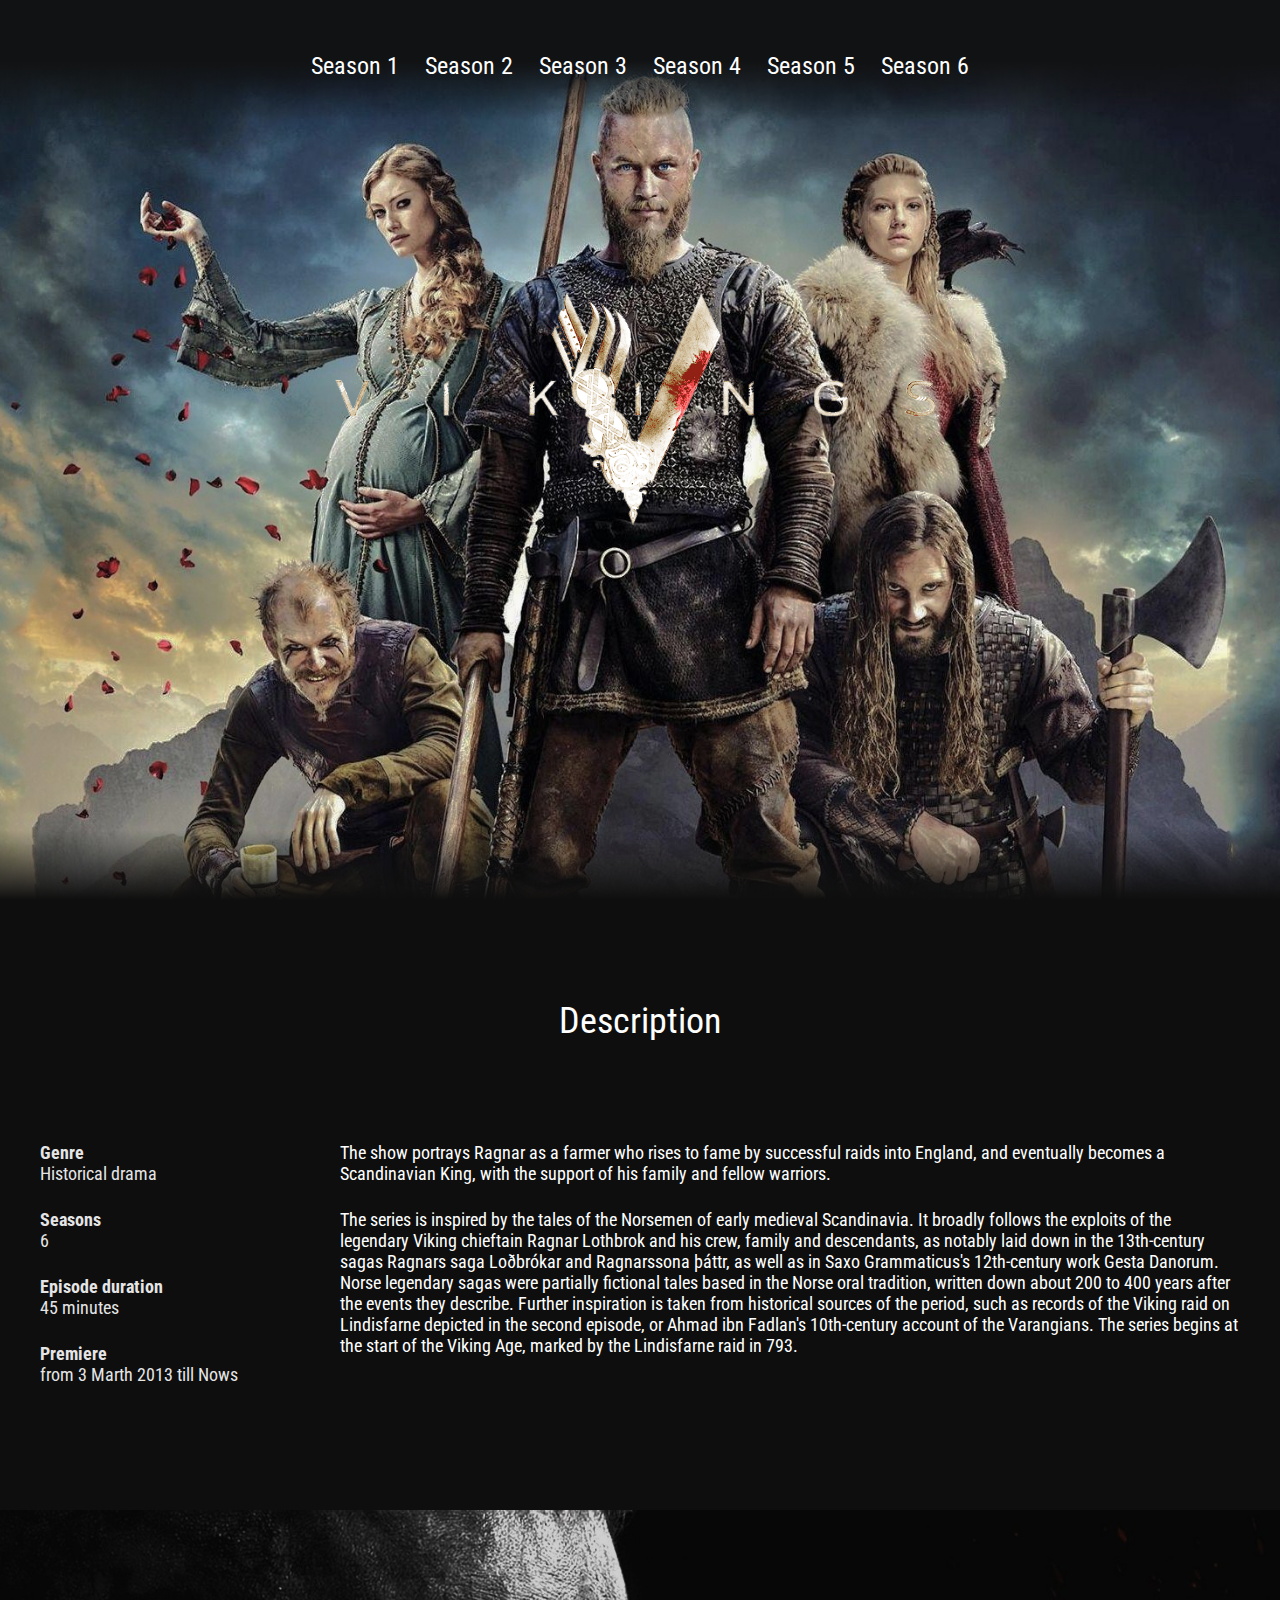
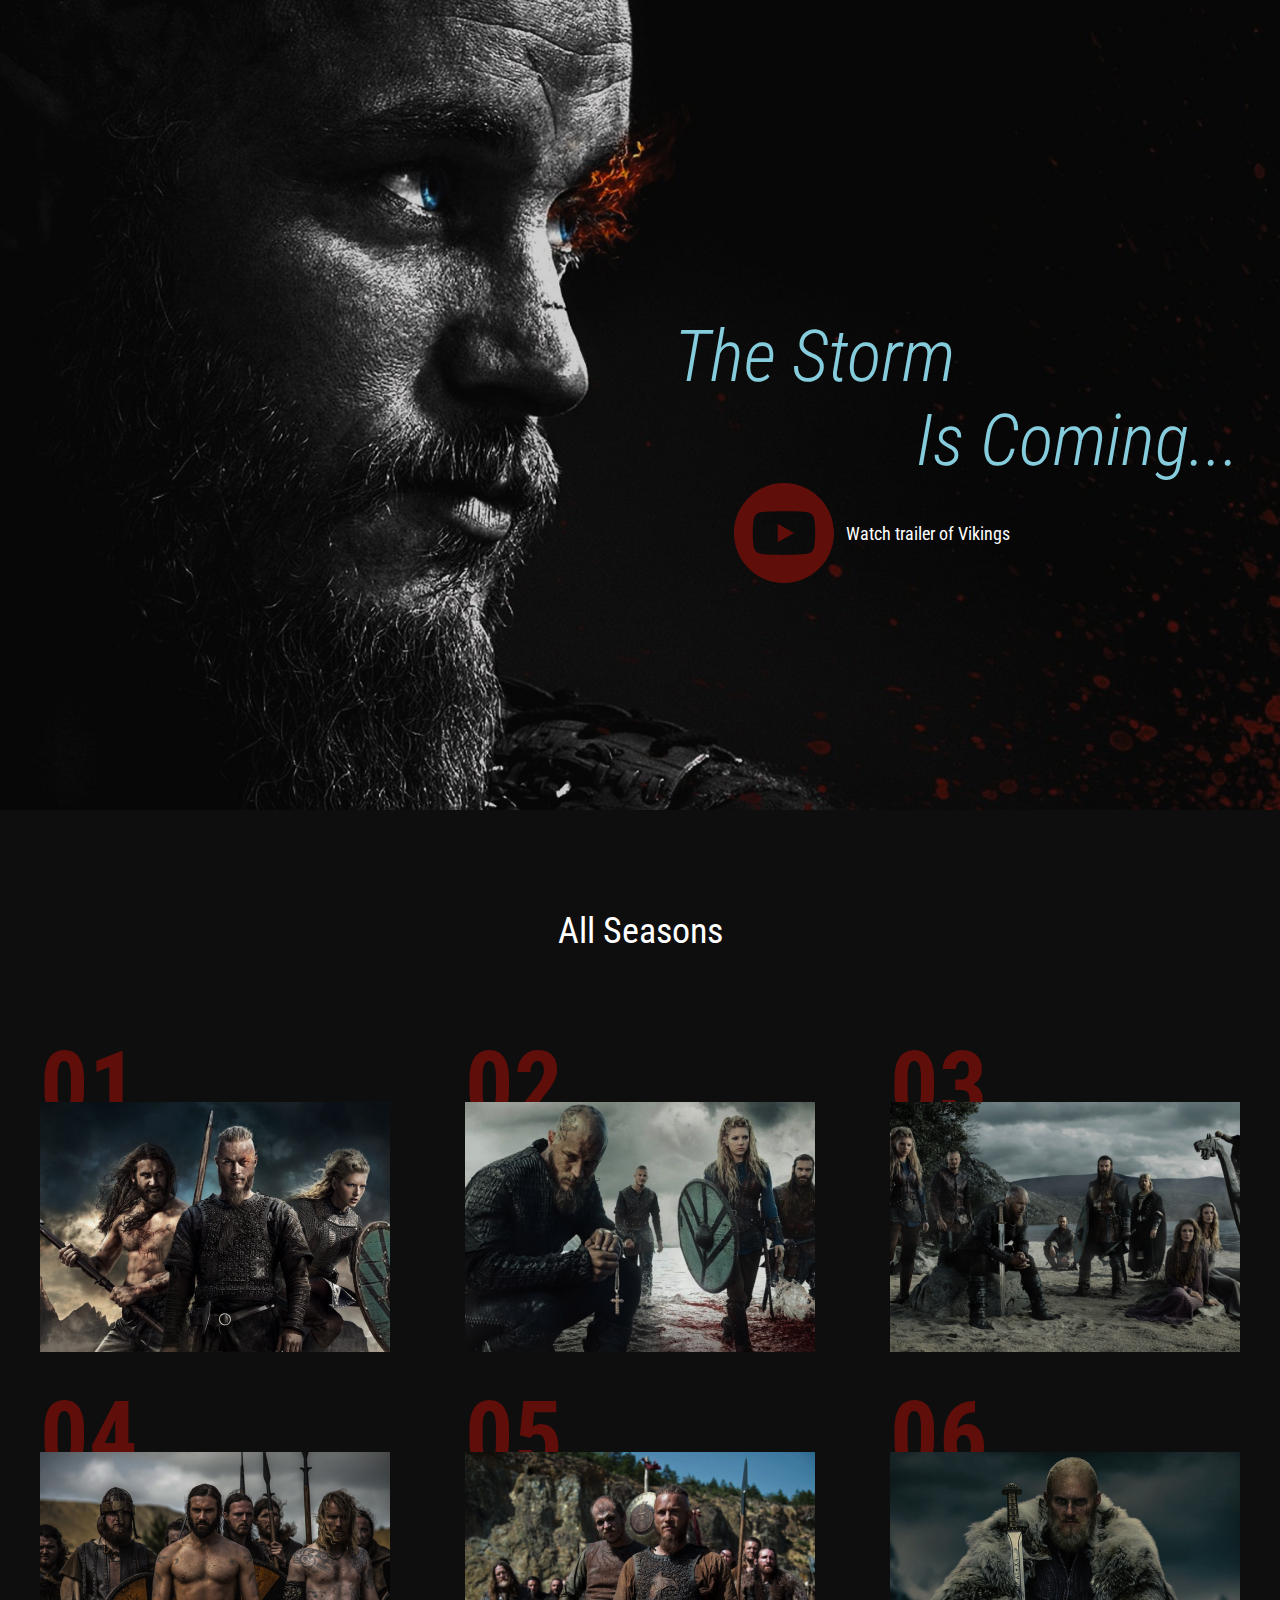
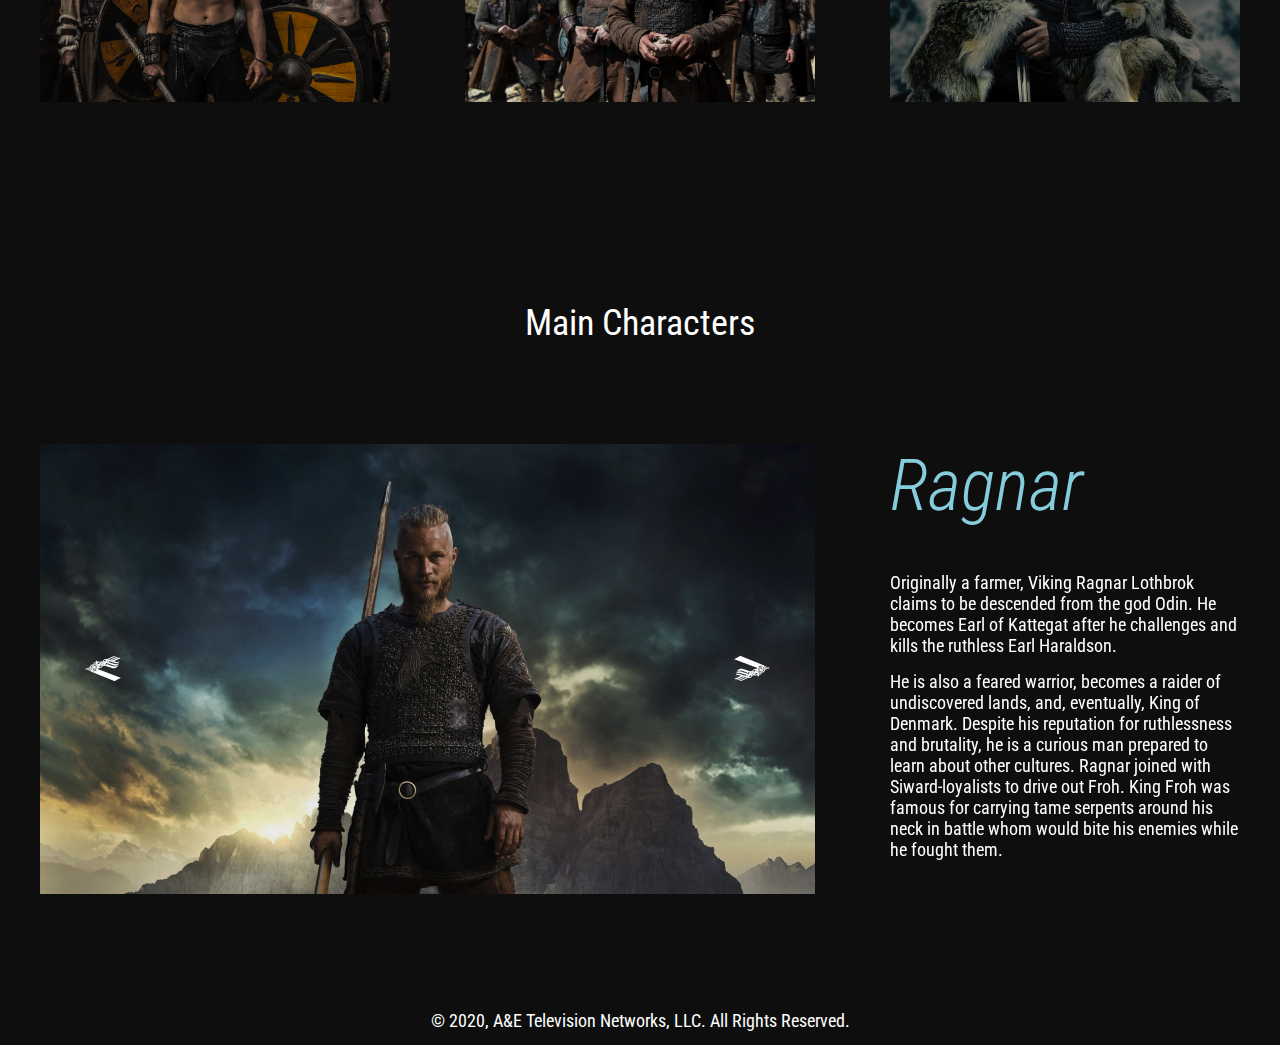
<file: index.html>
<!DOCTYPE html>
<html lang="en">
<head>
  <meta charset="UTF-8">
  <meta name="viewport" content="width=device-width, initial-scale=1.0">
  <meta http-equiv="X-UA-Compatible" content="ie=edge">
  <title>Document</title>
  <link href="https://fonts.googleapis.com/css2?family=Roboto+Condensed:ital,wght@0,400;0,700;1,300&display=swap" rel="stylesheet">
  <link rel="stylesheet" href="css/reset.css">
  <link rel="stylesheet" href="css/slick.css">
  <link rel="stylesheet" href="css/jquery.fancybox.css">
  <link rel="stylesheet" href="css/style.css">
</head>
<body>
  
    <header class="header">
    <nav class="menu">
      <button class="menu__btn">
        <span></span>
      </button>
      <ul class="menu__list">
        <li class="menu__list-item">
          <a class="menu__list-link" href="season1.html">Season 1</a>
        </li>
        <li class="menu__list-item">
          <a class="menu__list-link" href="#">Season 2</a>
        </li>
        <li class="menu__list-item">
          <a class="menu__list-link" href="#">Season 3</a>
        </li>
        <li class="menu__list-item">
          <a class="menu__list-link" href="#">Season 4</a>
        </li>
        <li class="menu__list-item">
          <a class="menu__list-link" href="#">Season 5</a>
        </li>
        <li class="menu__list-item">
          <a class="menu__list-link" href="#">Season 6</a>
        </li>
      </ul>
    </nav>
    <div class="logo">
      <img src="images/logo_1.png" alt="logo" class="logo__img">
    </div>
  </header>

  <section class="about section-page">
    <div class="container">
      <h3 class="title">Description</h3>
      <div class="about__inner">
        <ul class="about__info">
          <li class="about__info-item">
            Genre
            <span>Historical drama</span>
          </li>
          <li class="about__info-item">
            Seasons
            <span>6</span>
          </li>
          <li class="about__info-item">
            Episode duration
            <span>45 minutes</span>
          </li>
          <li class="about__info-item">
            Premiere
            <span>from 3 Marth 2013 till Nows</span>
          </li>
        </ul>
        <div class="about__text">
          <p>
            The show portrays Ragnar as a farmer who rises to fame by successful raids into England, and eventually becomes a Scandinavian King, with the support of his family and fellow warriors.
          </p>
          <p>
            The series is inspired by the tales of the Norsemen of early medieval Scandinavia. It broadly follows the exploits of the legendary Viking chieftain Ragnar Lothbrok and his crew, family and descendants, as notably laid down in the 13th-century sagas Ragnars saga Loðbrókar and Ragnarssona þáttr, as well as in Saxo Grammaticus's 12th-century work Gesta Danorum. Norse legendary sagas were partially fictional tales based in the Norse oral tradition, written down about 200 to 400 years after the events they describe. Further inspiration is taken from historical sources of the period, such as records of the Viking raid on Lindisfarne depicted in the second episode, or Ahmad ibn Fadlan's 10th-century account of the Varangians. The series begins at the start of the Viking Age, marked by the Lindisfarne raid in 793.
          </p>
        </div>
      </div>
    </div>
  </section>

  <section class="video">
    <div class="container">
      <h3 class="video__text">
        <span>The Storm</span>
        Is Coming...
      </h3>
      <a data-fancybox href="https://youtu.be/9GgxinPwAGc" class="video__btn">Watch trailer of Vikings</a>
    </div>
  </section> 


  <section class="seasons section-page">
    <div class="container">
      <h3 class="title">
        All Seasons
      </h3>
      <ol class="seasons__inner">
        <li class="seasons__item" style="background-image: url('images/seasons/seasons-image-1.jpg');">
          <a href="season1.html" class="seasons__link">Watch</a>
        </li>
        <li class="seasons__item" style="background-image: url('./images/seasons/seasons-image-2.jpg');">
          <a href="#" class="seasons__link">Watch</a>
        </li>
        <li class="seasons__item" style="background-image: url('./images/seasons/seasons-image-3.jpg');">
          <a href="#" class="seasons__link">Watch</a>
        </li>
        <li class="seasons__item" style="background-image: url('./images/seasons/seasons-image-4.jpg');">
          <a href="#" class="seasons__link">Watch</a>
        </li>
        <li class="seasons__item" style="background-image: url('./images/seasons/seasons-image-5.jpg');">
          <a href="#" class="seasons__link">Watch</a>
        </li>
        <li class="seasons__item" style="background-image: url('./images/seasons/seasons-image-6.jpg');">
          <a href="#" class="seasons__link">Watch</a>
        </li>
      </ol>
    </div>
  </section>

  <section class="heroes section-page">
    <div class="container">
      <h3 class="title">Main Characters</h3>
      <div class="heroes__inner">
        <div class="heroes_slider-img">
          <img class="heroes__images" src="images/heroes/hero-1.jpg" alt="">
          <img class="heroes__images" src="images/heroes/hero-2.jpg" alt="">
          <img class="heroes__images" src="images/heroes/hero-3.jpg" alt="">
        </div>
        <div class="heroes__slider-text">
          <div class="heroes__text">
            <h4 class="heroes__name">Ragnar</h4>
            <p>
              Originally a farmer, Viking Ragnar Lothbrok claims to be descended from the god Odin. He becomes Earl of Kattegat after he challenges and kills the ruthless Earl Haraldson.
            </p>
            <p>
              He is also a feared warrior, becomes a raider of undiscovered lands, and, eventually, King of Denmark. Despite his reputation for ruthlessness and brutality, he is a curious man prepared to learn about other cultures. Ragnar joined with Siward-loyalists to drive out Froh. King Froh was famous for carrying tame serpents around his neck in battle whom would bite his enemies while he fought them.
            </p>
          </div>
          <div class="heroes__text">
            <h4 class="heroes__name">Lagertha</h4>
            <p>
              Lagertha is Ragnar's first wife and a shieldmaiden. Following her separation from Ragnar, Lagertha rises to become Earl of Hedeby in her own right, going by the name Earl Ingstad. Following the deaths of Ragnar and Aslaug, she becomes Queen of Kattegat. Based on the legendary Lagertha.
            </p>
            <p>
              Lagertha is Ragnar's first wife and a shieldmaiden. Following her separation from Ragnar, Lagertha rises to become Earl of Hedeby in her own right, going by the name Earl Ingstad. Following the deaths of Ragnar and Aslaug, she becomes Queen of Kattegat. Based on the legendary Lagertha.
            </p>
          </div>
          <div class="heroes__text">
            <h4 class="heroes__name">Astrid</h4>
            <p>
              Astrid is a beautiful young woman who has joined Lagertha’s court at Hedeby. She is a free spirit who refuses to accept social conventions or recognize any barriers to her freedom: she is on a voyage of self-discovery.
            </p>
            <p>
              Lagertha will train Astrid in the arts of war, and the arts of love.
            </p>
          </div>
        </div>
      </div>
    </div>
  </section>

  <footer class="footer">
    <div class="container">
      <p class="copy">
          © 2020, A&E Television Networks, LLC. All Rights Reserved.
      </p>
    </div>
  </footer> 


  <script src="https://ajax.googleapis.com/ajax/libs/jquery/3.4.1/jquery.min.js"></script>
  <script src="js/slick.min.js"></script>
  <script src="js/jquery.fancybox.min.js"></script>
  <script src="js/main.js"></script>
</body>
</html>
</file>
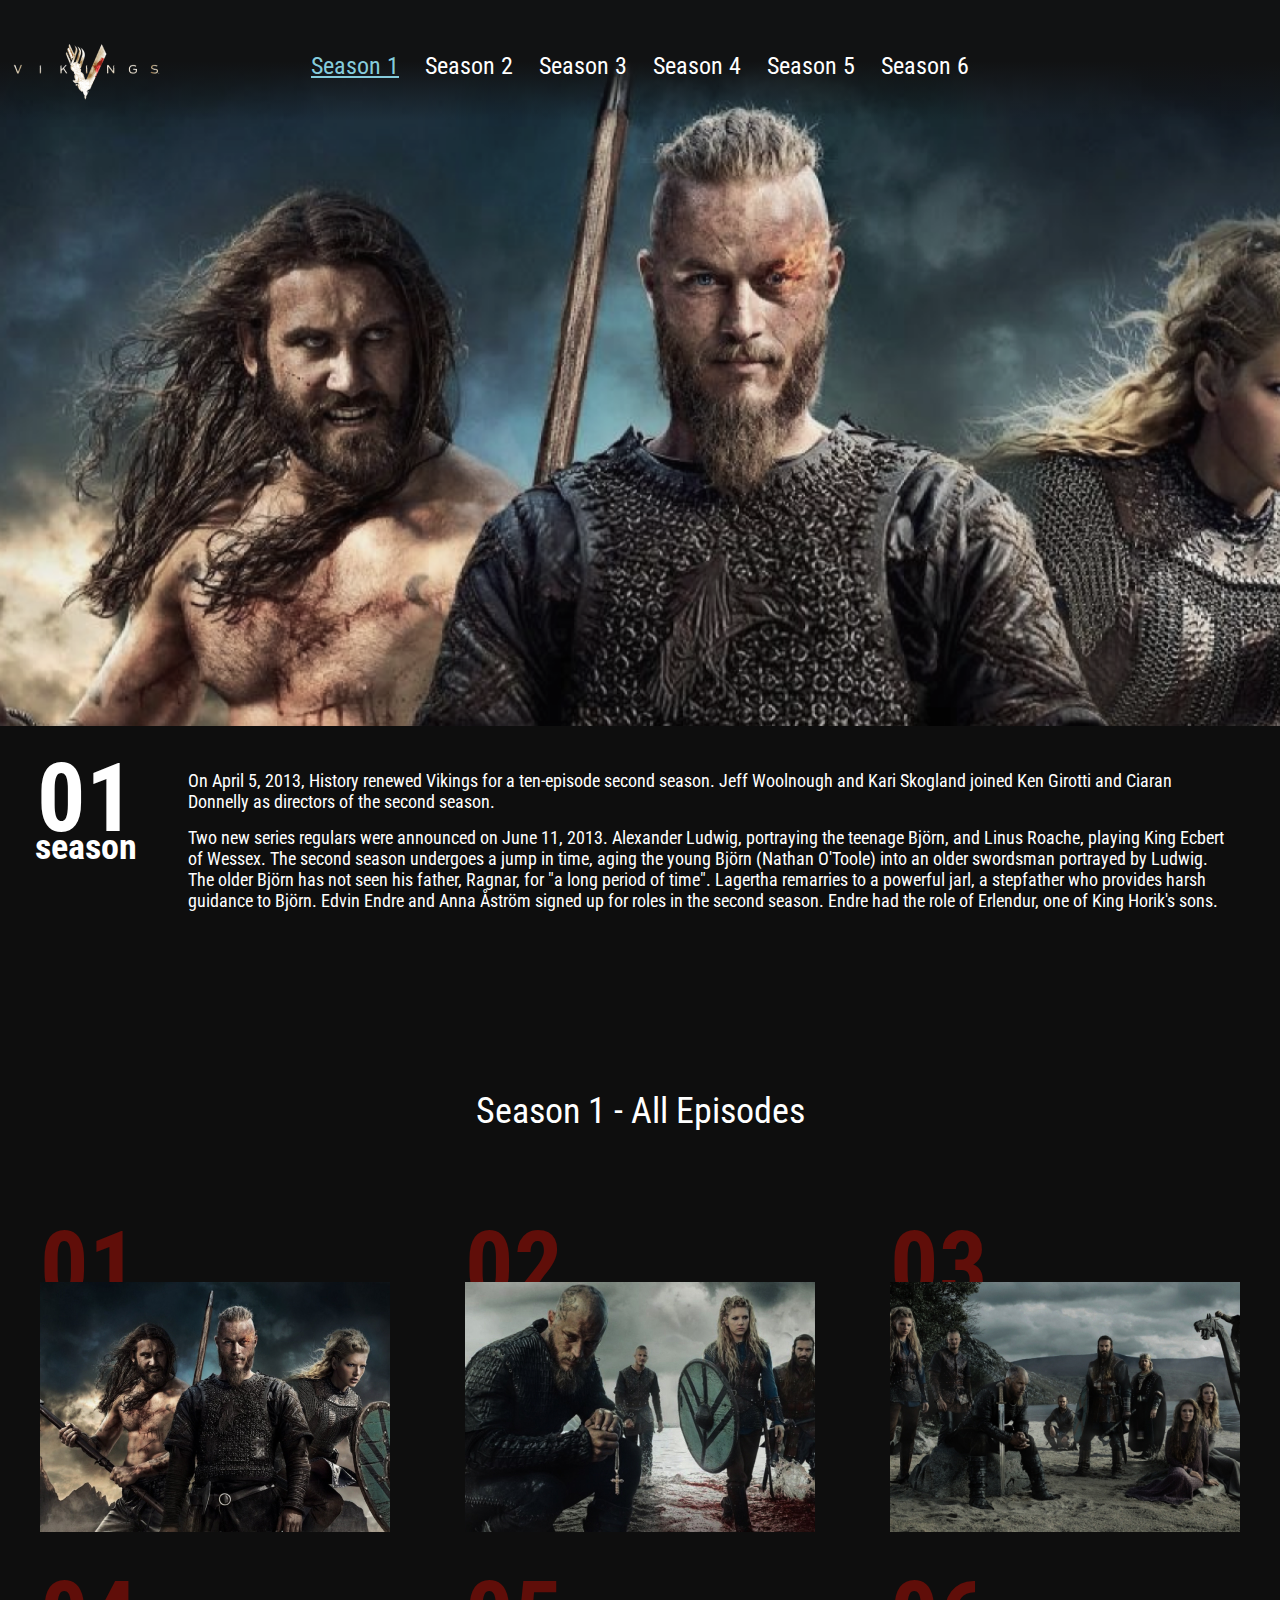
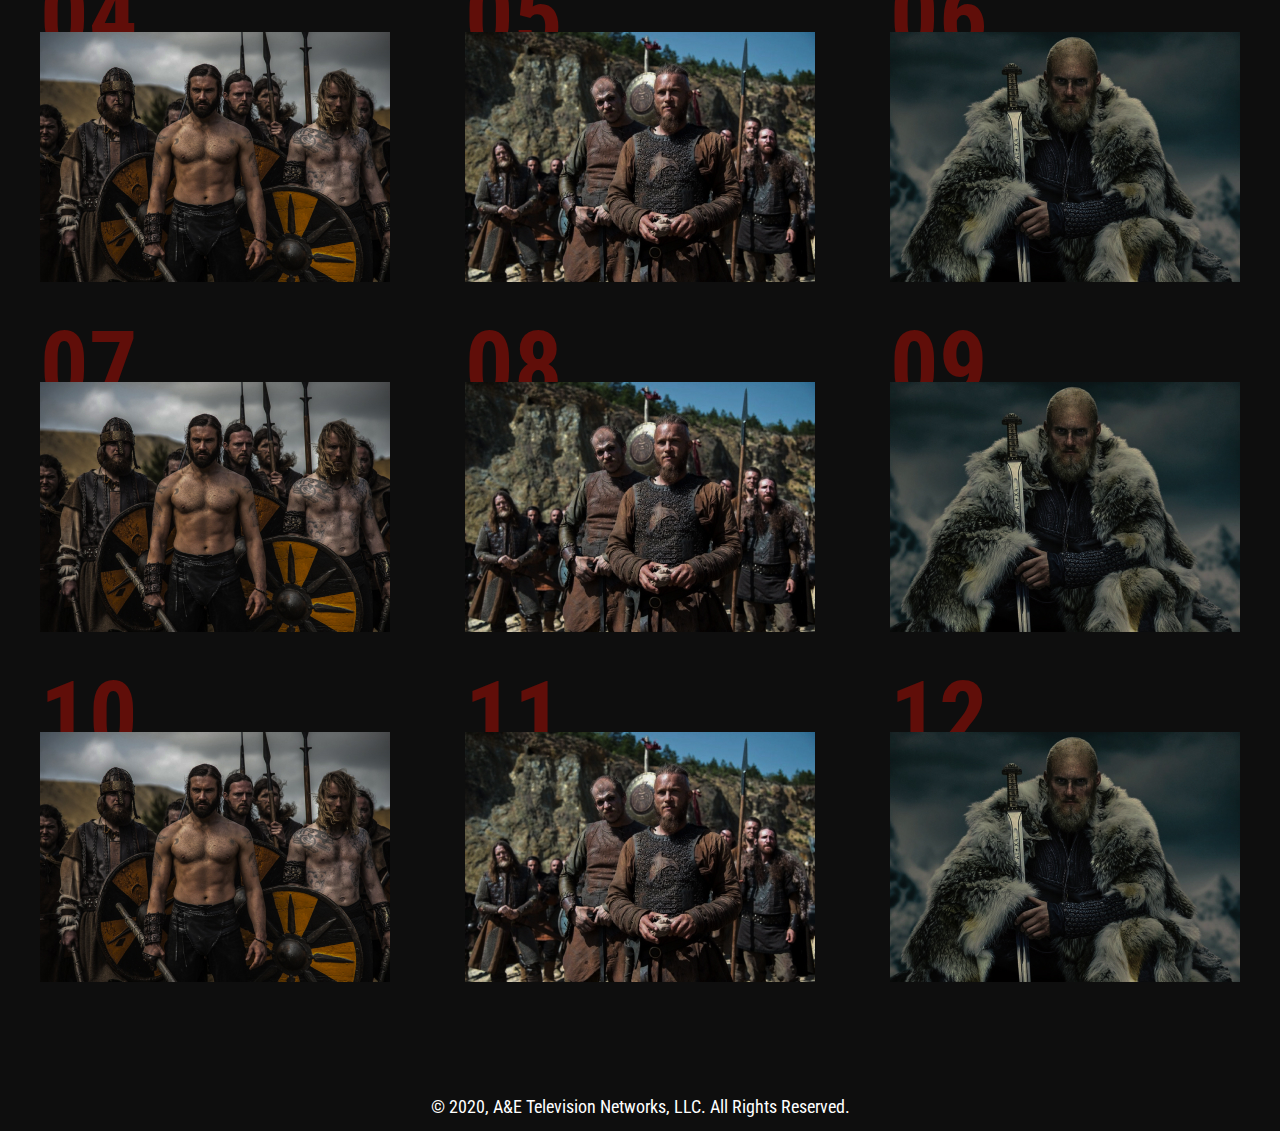
<file: season1.html>
<!DOCTYPE html>
<html lang="en">
<head>
  <meta charset="UTF-8">
  <meta name="viewport" content="width=device-width, initial-scale=1.0">
  <meta http-equiv="X-UA-Compatible" content="ie=edge">
  <title>Document</title>
  <link href="https://fonts.googleapis.com/css2?family=Roboto+Condensed:ital,wght@0,400;0,700;1,300&display=swap" rel="stylesheet">
  <link rel="stylesheet" href="css/reset.css">
  <link rel="stylesheet" href="css/jquery.fancybox.css">
  <link rel="stylesheet" href="css/style.css">
</head>

<body>
  <header class="page-header">
    <nav class="menu">
        <button class="menu__btn">
            <span></span>
        </button>
        <div class="menu-container">
            <a href="index.html" class="page-logo">
                <img src="./images/logo_seasons.png" alt="">
            </a>
            <ul class="menu__list">
            <li class="menu__list-item">
                <a class="menu__list-link menu__list-link--active" href="#">Season 1</a>
            </li>
            <li class="menu__list-item">
                <a class="menu__list-link" href="#">Season 2</a>
            </li>
            <li class="menu__list-item">
                <a class="menu__list-link" href="#">Season 3</a>
            </li>
            <li class="menu__list-item">
                <a class="menu__list-link" href="#">Season 4</a>
            </li>
            <li class="menu__list-item">
                <a class="menu__list-link" href="#">Season 5</a>
            </li>
            <li class="menu__list-item">
                <a class="menu__list-link" href="#">Season 6</a>
            </li>
            </ul>
        </div>
      </nav>

      <div class="season-info">
          <div class="season-info__num">
              01
              <span>season</span>
          </div>
          <div class="season-info__text">
              <p>
                On April 5, 2013, History renewed Vikings for a ten-episode second season. Jeff Woolnough and Kari Skogland joined Ken Girotti and Ciaran Donnelly as directors of the second season.
              </p>
              <p>
                Two new series regulars were announced on June 11, 2013. Alexander Ludwig, portraying the teenage Björn, and Linus Roache, playing King Ecbert of Wessex. The second season undergoes a jump in time, aging the young Björn (Nathan O'Toole) into an older swordsman portrayed by Ludwig. The older Björn has not seen his father, Ragnar, for "a long period of time". Lagertha remarries to a powerful jarl, a stepfather who provides harsh guidance to Björn. Edvin Endre and Anna Åström signed up for roles in the second season. Endre had the role of Erlendur, one of King Horik's sons.
              </p>
          </div>
      </div>
  </header>

  <section class="seasons section-page">
    <div class="container">
      <h3 class="title">
        Season 1 - All Episodes
      </h3>
      <ol class="seasons__inner">
        <li class="seasons__item" style="background-image: url('images/seasons/seasons-image-1.jpg');">
          <a  data-fancybox="gallery" href="https://youtu.be/9GgxinPwAGc?autoplay=0" class="seasons__link">Watch</a>
        </li>
        <li class="seasons__item" style="background-image: url('./images/seasons/seasons-image-2.jpg');">
          <a  data-fancybox="gallery" href="https://youtu.be/9GgxinPwAGc?autoplay=0" class="seasons__link">Watch</a>
        </li>
        <li class="seasons__item" style="background-image: url('./images/seasons/seasons-image-3.jpg');">
          <a  data-fancybox="gallery" href="https://youtu.be/9GgxinPwAGc?autoplay=0" class="seasons__link">Watch</a>
        </li>
        <li class="seasons__item" style="background-image: url('./images/seasons/seasons-image-4.jpg');">
          <a  data-fancybox="gallery" href="https://youtu.be/9GgxinPwAGc?autoplay=0" class="seasons__link">Watch</a>
        </li>
        <li class="seasons__item" style="background-image: url('./images/seasons/seasons-image-5.jpg');">
          <a  data-fancybox="gallery" href="https://youtu.be/9GgxinPwAGc?autoplay=0" class="seasons__link">Watch</a>
        </li>
        <li class="seasons__item" style="background-image: url('./images/seasons/seasons-image-6.jpg');">
          <a  data-fancybox="gallery" href="https://youtu.be/9GgxinPwAGc?autoplay=0" class="seasons__link">Watch</a>
        </li>
        <li class="seasons__item" style="background-image: url('./images/seasons/seasons-image-4.jpg');">
            <a  data-fancybox="gallery" href="https://youtu.be/9GgxinPwAGc?autoplay=0" class="seasons__link">Watch</a>
        </li>
        <li class="seasons__item" style="background-image: url('./images/seasons/seasons-image-5.jpg');">
            <a  data-fancybox="gallery" href="https://youtu.be/9GgxinPwAGc?autoplay=0" class="seasons__link">Watch</a>
        </li>
        <li class="seasons__item" style="background-image: url('./images/seasons/seasons-image-6.jpg');">
            <a  data-fancybox="gallery" href="https://youtu.be/9GgxinPwAGc?autoplay=0" class="seasons__link">Watch</a>
        </li>
        <li class="seasons__item" style="background-image: url('./images/seasons/seasons-image-4.jpg');">
            <a  data-fancybox="gallery" href="https://youtu.be/9GgxinPwAGc?autoplay=0" class="seasons__link">Watch</a>
            </li>
        <li class="seasons__item" style="background-image: url('./images/seasons/seasons-image-5.jpg');">
            <a  data-fancybox="gallery" href="https://youtu.be/9GgxinPwAGc?autoplay=0" class="seasons__link">Watch</a>
        </li>
        <li class="seasons__item" style="background-image: url('./images/seasons/seasons-image-6.jpg');">
            <a  data-fancybox="gallery" href="https://youtu.be/9GgxinPwAGc?autoplay=0" class="seasons__link">Watch</a>
        </li>
      </ol>
    </div>
  </section>

  <footer class="footer">
    <div class="container">
      <p class="copy">
          © 2020, A&E Television Networks, LLC. All Rights Reserved.
      </p>
    </div>
  </footer>

  <script src="https://ajax.googleapis.com/ajax/libs/jquery/3.4.1/jquery.min.js"></script>
  <script src="js/jquery.fancybox.min.js"></script>
  <script src="js/main.js"></script>
</body>
</html>
</file>
<file: css/style.css>
* {
    box-sizing: border-box;
}

body {
    background-color: #0E0E0E;
    color: #fff;
    font-family: 'Roboto Condensed', sans-serif;
    font-weight: 400;
    font-size: 18px;
    line-height: 21px;
}

a {
    color: inherit;
    text-decoration: none;
}

ul {
 list-style: none;
}

.container {
    max-width: 1220px;
    padding: 0 10px;
    margin: 0 auto;
}

.section-page {
    padding: 100px 0;
}

.title {
    text-align: center;
    margin-bottom: 100px;
    font-size: 36px;
    line-height: 42px;
    font-weight: 400;
}

.header {
    background-image: url('../images/header-bg.jpg');
    height: 100vh;
    background-repeat: no-repeat;
    background-size: cover;
    background-position: center 50px;
    text-align: center;
    position: relative;
}

.header::after{
    content: '';
    position: absolute;
    height: 70px;
    bottom: 0;
    width: 100%;
    background: linear-gradient(180deg, #0E0E0E 0%, rgba(17, 17, 17, 0.850295) 16.53%, rgba(32, 31, 33, 0) 100%);
    transform: rotate(180deg);
    left: 0;
}

.menu__btn {
    display: none;
}

.menu {
    padding: 50px 0 58px;
    background: linear-gradient(180deg, #111213 0%, #111213 43.62%, rgba(32, 31, 33, 0) 86.33%);
}

.menu__list {
    display: flex;
    justify-content: center;
}

.menu__list-item {
    padding: 0 13px;
}

.menu__list-link {
    font-size: 36px;
    line-height: 42px;
}

.menu__list-link:hover, 
.menu__list-link--active {
    color: #85CCDC;
    text-decoration: underline;
}

.logo{
    padding-top: 17vh;
}

.about__inner {
    display: flex;
}

.about__info {
    width: 375px;
    margin-right: 50px;
    flex: none;
}

.about__info-item {
    font-weight: bold;
    margin-bottom: 25px;
    color: #E5E5E5;
}

.about__info-item span {
    font-weight: normal;
    display: block;
}

.about__text p {
    margin-bottom: 25px;
}

.video {
    background-image: url('../images/video-bg.jpg');
    height: 100vh;
    background-repeat: no-repeat;
    background-size: cover;
    background-position: center center;
    text-align: right;
}

.video__text {
    font-style: italic;
    font-weight: 300;
    font-size: 72px;
    line-height: 84px;
    color: #85CCDC;
    padding-top: 45vh;
    margin-bottom: 40px;
}

.video__text span {
    display: block;
    padding-right: 285px;
}

.video__btn {
    padding-left: 112px;
    position: relative;
    margin-right: 230px;
}

.video__btn::before {
    content: '';
    position: absolute;
    width: 100px;
    height: 100px;
    top: -40px;
    left: 0;
    background-image: url('../images/youtube.svg');
}

.seasons__inner {
    display: grid;
    grid-template-columns: repeat(auto-fill, minmax(284px, 1fr));
    grid-gap: 100px 75px;
    counter-reset: value;
    padding-top: 50px;
}

.seasons__item {
    height: 250px;
    background-repeat: no-repeat;
    background-position: center center;
    background-size: cover;
    list-style: none;
    position: relative;
    display: flex;
    justify-content: center;
    align-items: center;
}

.seasons__item:hover .seasons__link{
    opacity: 1;
}

.seasons__item::before {
    content: '0' counter(value);
    counter-increment: value;
    position: absolute;
    font-weight: bold;
    font-size: 96px;
    line-height: 112px;
    color: #600E09;
    left: 0;
    top: -72px;
    z-index: -1;
}

.seasons__item:nth-child(n+10)::before {
    content: counter(value);

}

.seasons__item:hover::after {
    content: '';
    position: absolute;
    top: 0;
    left: 0;
    right: 0;
    bottom: 0;
    background: rgba(14, 14, 14, 0.8);
    /* transition: all .3s; */
}


.seasons__link {
    font-size: 36px;
    line-height: 42px;
    padding: 12px 78px 11px;
    background-color: #0E0E0E;
    opacity: 0;
    transition: all .3s;
    z-index: 2;
}

.heroes__inner {
    display: flex;
    justify-content: space-between;
}

.heroes_slider-img {
    max-width: 775px;
}

.heroes__slider-text {
    max-width: 350px;
}

.slick-btn {
    position: absolute;
    top: 50%;
    transform: translateY(-50%);
    border: none;
    background-color: transparent;
    z-index: 5;
    cursor: pointer;
    outline: none;
}

.slick-prev {
    left: 38px;
}

.slick-next {
    right: 38px;
}

.heroes__name {
    font-style: italic;
    font-weight: 300;
    font-size: 72px;
    line-height: 84px;
    color: #85CCDC;
    margin-bottom: 44px;
}

.heroes__text p {
    margin-bottom: 15px;
}

.footer {
    padding: 14px 15px;
    text-align: center;
}

/* start season-1 */
.page-header {
    background-image: url('../images/season-1-bg.png');
    background-repeat: no-repeat;
    background-position: center center;
    background-size: cover;
    height: 85vh;
    position: relative;
}

.menu-container {
    max-width: 1385px;
    margin: 0 auto;
    position: relative;
}

.page-logo {
    position: absolute;
    left: 0;
}

.season-info {
    position: absolute;
    max-width: 1385px;
    display: flex;
    padding: 44px 47px 64px 35px;
    background-color: #0E0E0E;
    bottom: 0;
    left: 0;
    right: 0;
    margin: 0 auto;
}

.season-info__num {
    font-weight: bold;
    font-size: 96px;
    line-height: 56px;
    text-align: center;
    margin-right: 51px;
}

.season-info__num span {
    display: block;
    font-size: 36px;
    line-height: 42px;

}

.season-info__text p{
    margin-bottom: 15px;
}

/* end season-1 */


/* start Media */

@media (max-width: 1420px) {
    .page-logo {
        left: 10px;
        top: -6px;
    }
}

@media (max-width: 1366px) {
    .logo__img {
        width: 50%;
    }

    .menu__list-link {
        font-size: 24px;
        line-height: 32px;
    }

    .about__info {
        width: 250px;
    }

    .page-header {
        height: 110vh;
    }
}

@media (max-width: 1200px) {
    .heroes__inner {
        display: block;
    }

    .heroes__slider-text {
        max-width: 100%;
        padding-top: 50px;

    }

    .heroes_slider-img {
        max-width: 100%;
    }
}

@media (max-width: 1088px) {
    .seasons__item {
        height: 340px;
    }
}

@media (max-width: 992px) {
    .page-logo {
        display: none;
    }
}

@media (max-width: 768px) {
    .about__inner {
        display: block;
    }

    .section-page {
        padding: 50px 0;
    }

    .title {
        margin-bottom: 50px;
    }
    
    body {
        font-size: 16px;
        line-height: 19px;
    }

    .video__text {
        font-size: 48px;
        line-height: 56px;
    }

    .video__text span {
        padding-right: 200px;
    }

    .video__btn {
        margin-right: 0;
        padding-left: 62px;
    }
    
    .video__btn::before {
        width: 50px;
        height: 50px;
        background-size: cover;
        top: -16px;
    }

    .seasons__inner {
        grid-gap: 80px 35px;
    }
    
    .heroes__slider-text {
        padding-top: 25px;
    }
    
    .heroes__name {
        font-size: 46px;
        line-height: 56px;
        margin-bottom: 25px;
    }

    .title {
        font-size: 28px;
        line-height: 36px;
    }

    .season-info {
        display: block;
        padding: 30px 10px 0px 10px;
    }

    .season-info__num {
        text-align: left;
        font-size: 50px;
        margin-bottom: 15px;
    }

    .season-info__num span {
        font-size: 25px;
        line-height: 32px;
    }

}


@media (max-width: 673px) {
    .menu {
        padding: 0;
        text-align: center;
        background: linear-gradient(180deg, #111213 0%, #111213 23%, rgba(32, 31, 33, 0) 86.33%);
    }

    .menu__btn {
        display: block;
        width: 50px;
        height: 40px;
        cursor: pointer;
        position: absolute;
        z-index: 10;
        right: 10px;
        top: 20px;
        display: flex;
        align-items: center;
        background-color: transparent;
        border: none;
        padding: 0;
    }

    .menu__btn span{
        background-color: #fff;
        height: 5px;
        width: 100%;
    }

    .menu__btn::after,
    .menu__btn::before {
        content: '';
        width: 100%;
        height: 5px;
        background-color: #fff;
        position: absolute;
    }

    .menu__btn::before {
          top: 0;
          left: 0;
    }

    .menu__btn::after {
        bottom: 0;
        left: 0;s
  }

    .menu__list {
        display: block;
        transform: translateY(-130%);
        transition: all .3s;
    }

    .menu__list.menu__list--active {
        transform: translateY(0);
        transition: all .3s;
        padding: 100px 0 20px;
        background-color: #0E0E0E;
    }
    
    .menu__list-link {
        display: block;
        padding: 10px;

    }

    .logo {
        padding-top: 21vh;
    }

    .page-logo {
        display: block;
        z-index: 10;
        top: 22px;
    }

    .page-header {
        height: 160vh;
    }

}

@media (max-width: 420px) {
    .seasons__item {
        height: 203px;
    }
    
    .logo__img {
        width: 65%;
    }

    .video__text span {
        padding-right: 20px;
    }

    .section-page {
        padding: 25px 0;
    }

    .title {
        margin-bottom: 25px;
    }

    .about__text p {
        margin-bottom: 15px;
    }

}

@media (max-width: 420px) {
    .page-header {
        height: 170vh;
    }
}

/* end Media */
</file>
